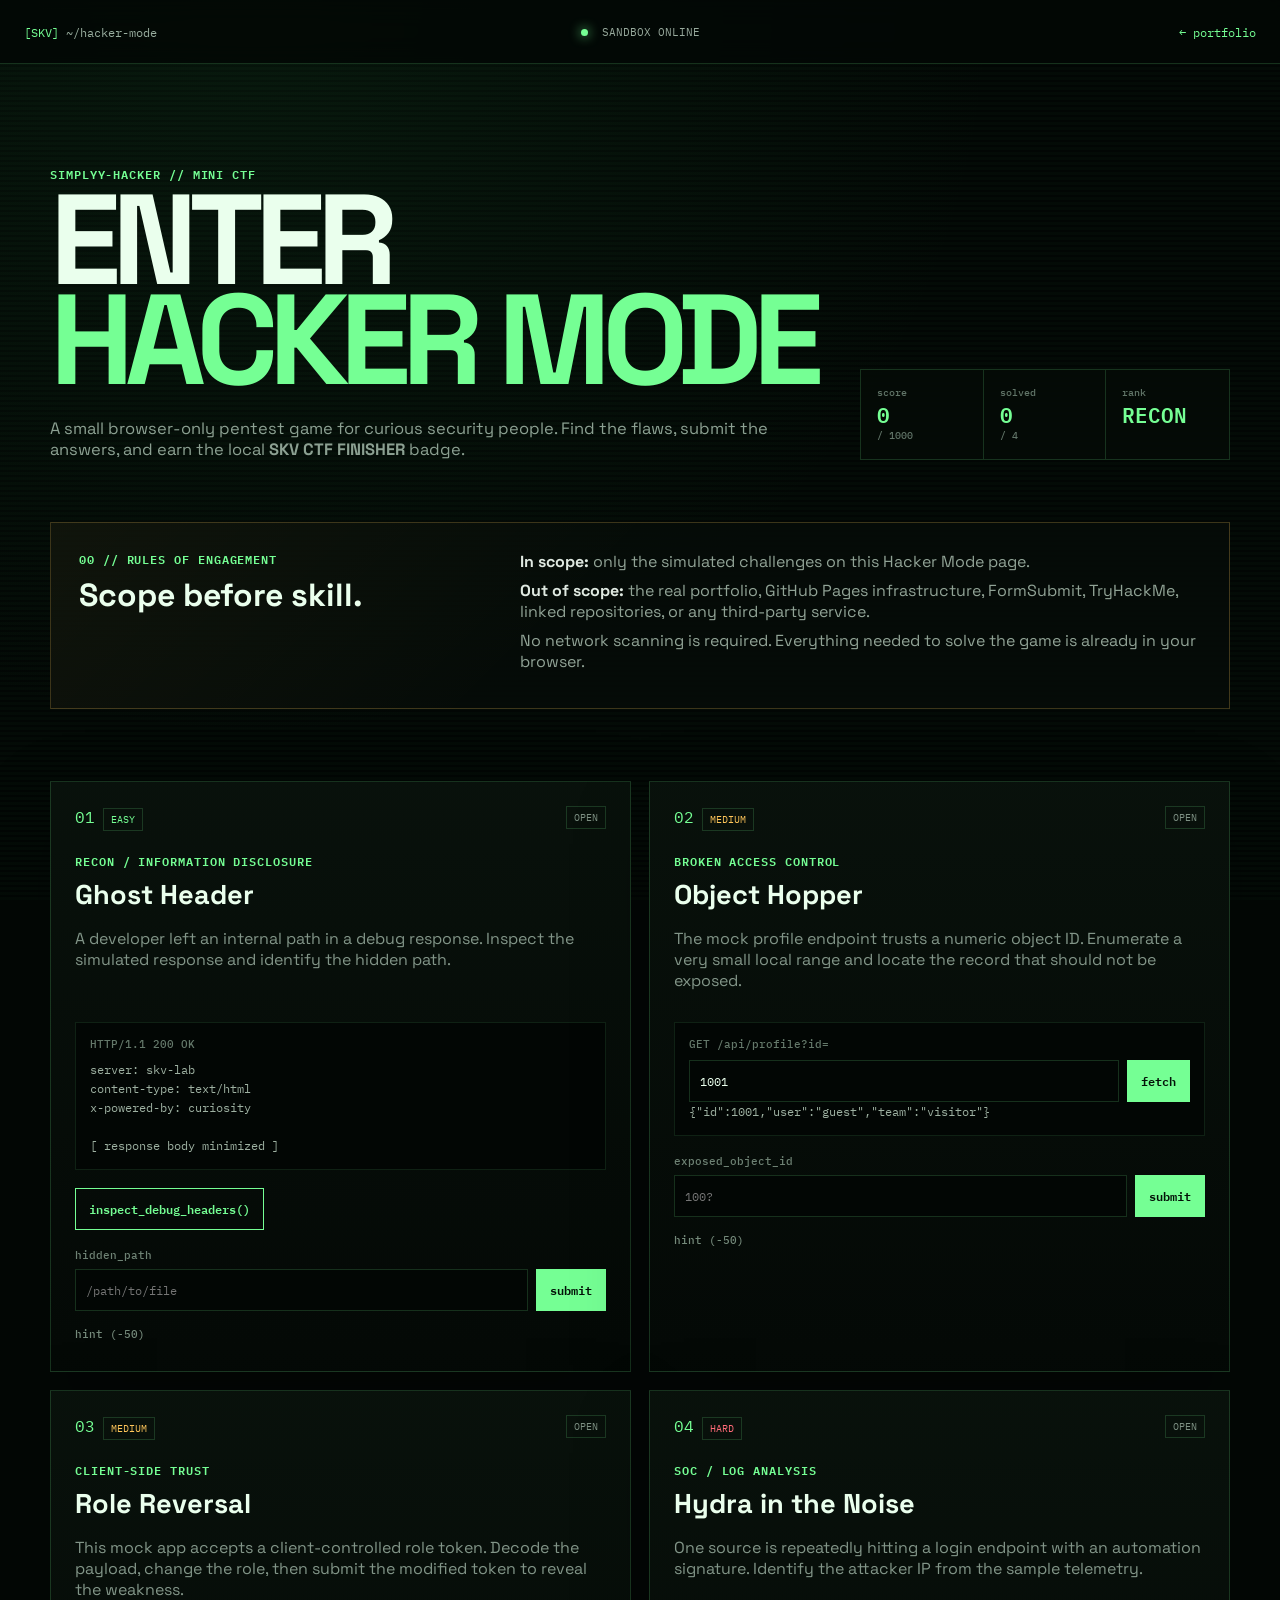
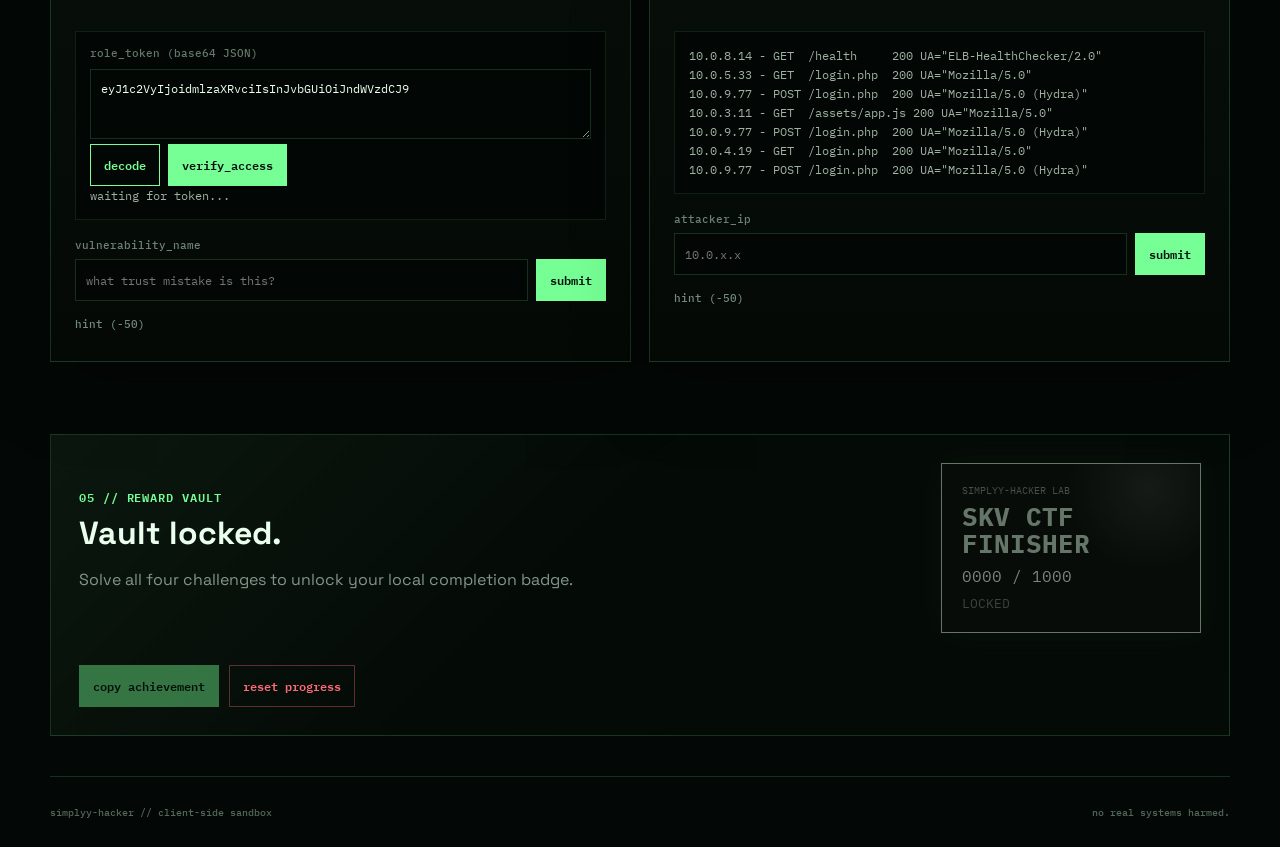
<file: hacker-mode.html>
<!DOCTYPE html>
<html lang="en">
<head>
  <meta charset="UTF-8" />
  <meta name="viewport" content="width=device-width, initial-scale=1.0" />
  <meta name="description" content="Hacker Mode — a browser-only cybersecurity mini CTF by Shadin K V (aka simplyy-hacker)." />
  <meta name="theme-color" content="#030705" />
  <title>Hacker Mode // simplyy-hacker</title>
  <link rel="icon" type="image/svg+xml" href="assets/favicon.svg" />
  <link rel="preconnect" href="https://fonts.googleapis.com" />
  <link rel="preconnect" href="https://fonts.gstatic.com" crossorigin />
  <link href="https://fonts.googleapis.com/css2?family=IBM+Plex+Mono:wght@400;500;600;700&family=Space+Grotesk:wght@500;600;700&display=swap" rel="stylesheet" />
  <link rel="stylesheet" href="hacker-mode.css?v=1" />
</head>
<body>
  <canvas id="matrix" aria-hidden="true"></canvas>
  <div class="scanlines" aria-hidden="true"></div>

  <header class="lab-header">
    <a class="lab-brand" href="index.html"><span>[SKV]</span> ~/hacker-mode</a>
    <div class="lab-status"><i></i> SANDBOX ONLINE</div>
    <a class="back-link" href="index.html">← portfolio</a>
  </header>

  <main class="lab-shell">
    <section class="lab-hero">
      <div>
        <p class="eyebrow">SIMPLYY-HACKER // MINI CTF</p>
        <h1>ENTER<br /><span>HACKER MODE</span></h1>
        <p class="hero-copy">A small browser-only pentest game for curious security people. Find the flaws, submit the answers, and earn the local <b>SKV CTF FINISHER</b> badge.</p>
      </div>
      <div class="score-board" aria-label="Challenge score">
        <div><span>score</span><strong id="scoreValue">0</strong><small>/ 1000</small></div>
        <div><span>solved</span><strong id="solvedValue">0</strong><small>/ 4</small></div>
        <div><span>rank</span><strong id="rankValue">RECON</strong></div>
      </div>
    </section>

    <section class="scope-panel">
      <div>
        <p class="eyebrow">00 // RULES OF ENGAGEMENT</p>
        <h2>Scope before skill.</h2>
      </div>
      <div class="scope-copy">
        <p><b>In scope:</b> only the simulated challenges on this Hacker Mode page.</p>
        <p><b>Out of scope:</b> the real portfolio, GitHub Pages infrastructure, FormSubmit, TryHackMe, linked repositories, or any third-party service.</p>
        <p>No network scanning is required. Everything needed to solve the game is already in your browser.</p>
      </div>
    </section>

    <section class="challenge-grid" id="challengeGrid">
      <article class="challenge-card" data-challenge="recon">
        <div class="challenge-head">
          <div><span class="challenge-no">01</span><span class="difficulty easy">EASY</span></div>
          <span class="challenge-state" data-state>OPEN</span>
        </div>
        <p class="eyebrow">RECON / INFORMATION DISCLOSURE</p>
        <h2>Ghost Header</h2>
        <p>A developer left an internal path in a debug response. Inspect the simulated response and identify the hidden path.</p>
        <div class="lab-console">
          <div class="console-bar">HTTP/1.1 200 OK</div>
          <pre id="reconConsole">server: skv-lab
content-type: text/html
x-powered-by: curiosity

[ response body minimized ]</pre>
        </div>
        <button class="lab-action secondary" type="button" id="inspectHeaders">inspect_debug_headers()</button>
        <form class="answer-form" data-form="recon">
          <label for="reconAnswer">hidden_path</label>
          <div><input id="reconAnswer" autocomplete="off" placeholder="/path/to/file" /><button type="submit">submit</button></div>
        </form>
        <div class="challenge-tools">
          <button type="button" class="hint-btn" data-hint="recon">hint (-50)</button>
          <span class="feedback" data-feedback="recon"></span>
        </div>
        <div class="hint" data-hintbox="recon" hidden>Look for a non-standard header that appears after inspection.</div>
      </article>

      <article class="challenge-card" data-challenge="idor">
        <div class="challenge-head">
          <div><span class="challenge-no">02</span><span class="difficulty medium">MEDIUM</span></div>
          <span class="challenge-state" data-state>OPEN</span>
        </div>
        <p class="eyebrow">BROKEN ACCESS CONTROL</p>
        <h2>Object Hopper</h2>
        <p>The mock profile endpoint trusts a numeric object ID. Enumerate a very small local range and locate the record that should not be exposed.</p>
        <div class="mock-api">
          <label for="profileId">GET /api/profile?id=</label>
          <div><input id="profileId" type="number" min="1001" max="1010" value="1001" /><button type="button" id="fetchProfile">fetch</button></div>
          <pre id="profileResult">{"id":1001,"user":"guest","team":"visitor"}</pre>
        </div>
        <form class="answer-form" data-form="idor">
          <label for="idorAnswer">exposed_object_id</label>
          <div><input id="idorAnswer" inputmode="numeric" autocomplete="off" placeholder="100?" /><button type="submit">submit</button></div>
        </form>
        <div class="challenge-tools">
          <button type="button" class="hint-btn" data-hint="idor">hint (-50)</button>
          <span class="feedback" data-feedback="idor"></span>
        </div>
        <div class="hint" data-hintbox="idor" hidden>Only IDs 1001–1010 exist in this simulation. You do not need automation.</div>
      </article>

      <article class="challenge-card" data-challenge="auth">
        <div class="challenge-head">
          <div><span class="challenge-no">03</span><span class="difficulty medium">MEDIUM</span></div>
          <span class="challenge-state" data-state>OPEN</span>
        </div>
        <p class="eyebrow">CLIENT-SIDE TRUST</p>
        <h2>Role Reversal</h2>
        <p>This mock app accepts a client-controlled role token. Decode the payload, change the role, then submit the modified token to reveal the weakness.</p>
        <div class="token-lab">
          <label for="roleToken">role_token (base64 JSON)</label>
          <textarea id="roleToken" rows="3">eyJ1c2VyIjoidmlzaXRvciIsInJvbGUiOiJndWVzdCJ9</textarea>
          <div class="token-actions">
            <button type="button" class="lab-action secondary" id="decodeToken">decode</button>
            <button type="button" class="lab-action" id="verifyToken">verify_access</button>
          </div>
          <pre id="tokenResult">waiting for token...</pre>
        </div>
        <form class="answer-form" data-form="auth">
          <label for="authAnswer">vulnerability_name</label>
          <div><input id="authAnswer" autocomplete="off" placeholder="what trust mistake is this?" /><button type="submit">submit</button></div>
        </form>
        <div class="challenge-tools">
          <button type="button" class="hint-btn" data-hint="auth">hint (-50)</button>
          <span class="feedback" data-feedback="auth"></span>
        </div>
        <div class="hint" data-hintbox="auth" hidden>The server should never trust authorization data solely because the browser sent it.</div>
      </article>

      <article class="challenge-card" data-challenge="soc">
        <div class="challenge-head">
          <div><span class="challenge-no">04</span><span class="difficulty hard">HARD</span></div>
          <span class="challenge-state" data-state>OPEN</span>
        </div>
        <p class="eyebrow">SOC / LOG ANALYSIS</p>
        <h2>Hydra in the Noise</h2>
        <p>One source is repeatedly hitting a login endpoint with an automation signature. Identify the attacker IP from the sample telemetry.</p>
        <div class="log-viewer" aria-label="Sample web logs">
          <pre>10.0.8.14 - GET  /health     200 UA="ELB-HealthChecker/2.0"
10.0.5.33 - GET  /login.php  200 UA="Mozilla/5.0"
10.0.9.77 - POST /login.php  200 UA="Mozilla/5.0 (Hydra)"
10.0.3.11 - GET  /assets/app.js 200 UA="Mozilla/5.0"
10.0.9.77 - POST /login.php  200 UA="Mozilla/5.0 (Hydra)"
10.0.4.19 - GET  /login.php  200 UA="Mozilla/5.0"
10.0.9.77 - POST /login.php  200 UA="Mozilla/5.0 (Hydra)"</pre>
        </div>
        <form class="answer-form" data-form="soc">
          <label for="socAnswer">attacker_ip</label>
          <div><input id="socAnswer" autocomplete="off" inputmode="decimal" placeholder="10.0.x.x" /><button type="submit">submit</button></div>
        </form>
        <div class="challenge-tools">
          <button type="button" class="hint-btn" data-hint="soc">hint (-50)</button>
          <span class="feedback" data-feedback="soc"></span>
        </div>
        <div class="hint" data-hintbox="soc" hidden>Correlate repeated POST /login.php requests with the unusual User-Agent.</div>
      </article>
    </section>

    <section class="reward-panel" id="rewardPanel">
      <div>
        <p class="eyebrow">05 // REWARD VAULT</p>
        <h2 id="rewardTitle">Vault locked.</h2>
        <p id="rewardCopy">Solve all four challenges to unlock your local completion badge.</p>
      </div>
      <div class="badge locked" id="completionBadge" aria-live="polite">
        <span class="badge-top">SIMPLYY-HACKER LAB</span>
        <strong>SKV CTF<br />FINISHER</strong>
        <span id="badgeScore">0000 / 1000</span>
        <small id="completionCode">LOCKED</small>
      </div>
      <div class="reward-actions">
        <button type="button" id="copyResult" disabled>copy achievement</button>
        <button type="button" id="resetProgress" class="danger">reset progress</button>
      </div>
    </section>
  </main>

  <footer class="lab-footer">
    <span>simplyy-hacker // client-side sandbox</span>
    <span>no real systems harmed.</span>
  </footer>

  <script src="hacker-mode.js?v=1"></script>
</body>
</html>
</file>
<file: hacker-mode.css>
:root{
  --bg:#030705;--panel:#07100a;--panel2:#09140d;--green:#75ff94;--green2:#1ad96f;
  --text:#eaffed;--muted:#77907f;--line:rgba(117,255,148,.17);--blue:#6bc8ff;
  --amber:#ffc65a;--red:#ff6b78;--purple:#c392ff;
}
*{box-sizing:border-box}
html{scroll-behavior:smooth}
body{margin:0;min-height:100vh;background:radial-gradient(circle at 20% 0,rgba(43,142,71,.11),transparent 28%),var(--bg);color:var(--text);font-family:"Space Grotesk",sans-serif;overflow-x:hidden}
button,input,textarea{font:inherit}
button{cursor:pointer}
#matrix{position:fixed;inset:0;width:100%;height:100%;opacity:.07;pointer-events:none;z-index:0}
.scanlines{position:fixed;inset:0;pointer-events:none;z-index:1;background:linear-gradient(transparent 50%,rgba(117,255,148,.025) 50%);background-size:100% 5px}
.lab-header,.lab-shell,.lab-footer{position:relative;z-index:2}
.lab-header{min-height:64px;display:grid;grid-template-columns:1fr auto 1fr;align-items:center;gap:12px;padding:0 24px;border-bottom:1px solid var(--line);background:rgba(3,7,5,.86);backdrop-filter:blur(14px);font-family:"IBM Plex Mono",monospace}
.lab-brand,.back-link{color:#9aafa0;text-decoration:none;font-size:.78rem}.lab-brand span{color:var(--green)}.back-link{justify-self:end;color:var(--green)}
.lab-status{font-size:.68rem;color:#98aa9d}.lab-status i{display:inline-block;width:7px;height:7px;margin-right:7px;border-radius:50%;background:var(--green);box-shadow:0 0 12px var(--green)}
.lab-shell{width:min(1180px,calc(100% - 36px));margin:auto;padding:72px 0 40px}
.eyebrow{margin:0 0 8px;color:var(--green);font:600 .72rem/1.4 "IBM Plex Mono",monospace;letter-spacing:.08em}
.lab-hero{display:grid;grid-template-columns:minmax(0,1.35fr) minmax(290px,.65fr);gap:42px;align-items:end;padding:30px 0 62px}
.lab-hero h1{margin:0;font-size:clamp(4rem,10vw,8.7rem);line-height:.78;letter-spacing:-.07em}.lab-hero h1 span{color:var(--green)}
.hero-copy{max-width:760px;margin:28px 0 0;color:#8ca092;font-size:1.03rem}
.score-board{display:grid;grid-template-columns:repeat(3,1fr);border:1px solid var(--line);background:rgba(5,12,7,.83)}
.score-board div{min-width:0;padding:16px;border-right:1px solid var(--line)}.score-board div:last-child{border-right:0}
.score-board span,.score-board small{display:block;color:#617568;font:500 .62rem/1.4 "IBM Plex Mono",monospace}
.score-board strong{display:block;margin:3px 0;color:var(--green);font:600 1.3rem/1.1 "IBM Plex Mono",monospace;overflow-wrap:anywhere}
.scope-panel{display:grid;grid-template-columns:.75fr 1.25fr;gap:32px;padding:28px;border:1px solid rgba(255,198,90,.22);background:linear-gradient(135deg,rgba(255,198,90,.045),transparent 45%),rgba(7,13,9,.84)}
.scope-panel h2{margin:0;font-size:2rem}.scope-copy p{margin:0 0 8px;color:#91a396}.scope-copy b{color:#dfe9e1}
.challenge-grid{display:grid;grid-template-columns:repeat(2,minmax(0,1fr));gap:18px;padding:72px 0}
.challenge-card{position:relative;padding:24px;border:1px solid var(--line);background:linear-gradient(180deg,rgba(9,18,12,.94),rgba(4,9,6,.96));box-shadow:0 28px 70px rgba(0,0,0,.25)}
.challenge-card.solved{border-color:rgba(117,255,148,.43);box-shadow:0 0 0 1px rgba(117,255,148,.05),0 24px 65px rgba(0,0,0,.26)}
.challenge-head{display:flex;justify-content:space-between;gap:12px;align-items:center;margin-bottom:24px;font-family:"IBM Plex Mono",monospace}
.challenge-no{color:var(--green);margin-right:8px}.difficulty,.challenge-state{padding:4px 7px;border:1px solid var(--line);font-size:.62rem}.difficulty.easy{color:var(--green)}.difficulty.medium{color:var(--amber)}.difficulty.hard{color:var(--red)}.challenge-state{color:#7e9184}.solved .challenge-state{color:var(--green);border-color:rgba(117,255,148,.36)}
.challenge-card h2{margin:4px 0 10px;font-size:1.7rem}.challenge-card>p:not(.eyebrow){color:#829588;min-height:76px}
.lab-console,.mock-api,.token-lab,.log-viewer{margin:18px 0;padding:14px;border:1px solid rgba(117,255,148,.11);background:#020604}
.console-bar,.mock-api label,.token-lab label{display:block;margin-bottom:8px;color:#64786a;font:500 .66rem/1.4 "IBM Plex Mono",monospace}
pre{margin:0;white-space:pre-wrap;overflow-wrap:anywhere;color:#9eb1a2;font:400 .72rem/1.65 "IBM Plex Mono",monospace}
.lab-action,.mock-api button,.answer-form button,.token-actions button,.reward-actions button{min-height:42px;border:1px solid var(--green);background:var(--green);color:#041108;padding:0 13px;font:600 .72rem "IBM Plex Mono",monospace}
.lab-action.secondary,.token-actions .secondary{background:transparent;color:var(--green)}
.mock-api>div,.answer-form>div,.token-actions{display:flex;gap:8px}
.mock-api input,.answer-form input,.token-lab textarea{width:100%;min-width:0;border:1px solid rgba(117,255,148,.17);background:#020604;color:#eaffed;outline:none;font:400 .78rem "IBM Plex Mono",monospace}
.mock-api input,.answer-form input{min-height:42px;padding:0 10px}.token-lab textarea{padding:10px;resize:vertical}
.mock-api input:focus,.answer-form input:focus,.token-lab textarea:focus{border-color:rgba(117,255,148,.5);box-shadow:0 0 0 3px rgba(117,255,148,.04)}
.answer-form{margin-top:18px}.answer-form label{display:block;margin-bottom:7px;color:#6e8274;font:500 .66rem "IBM Plex Mono",monospace}
.answer-form button{flex:0 0 auto}
.challenge-tools{display:flex;justify-content:space-between;gap:12px;align-items:center;margin-top:10px}
.hint-btn{border:0;background:transparent;color:#758a7b;padding:6px 0;font:500 .66rem "IBM Plex Mono",monospace}.hint-btn:hover{color:var(--amber)}
.feedback{font:500 .65rem "IBM Plex Mono",monospace}.feedback.ok{color:var(--green)}.feedback.bad{color:var(--red)}
.hint{margin-top:10px;padding:10px;border-left:2px solid var(--amber);background:rgba(255,198,90,.045);color:#9b9274;font:400 .72rem/1.5 "IBM Plex Mono",monospace}
.reward-panel{display:grid;grid-template-columns:1fr auto;gap:32px;align-items:center;padding:28px;border:1px solid var(--line);background:linear-gradient(135deg,rgba(117,255,148,.055),transparent 45%),rgba(5,12,7,.9)}
.reward-panel h2{margin:0;font-size:2rem}.reward-panel p:not(.eyebrow){color:#829588}
.badge{width:260px;min-height:170px;padding:20px;display:flex;flex-direction:column;justify-content:space-between;border:1px solid var(--green);background:radial-gradient(circle at 80% 15%,rgba(117,255,148,.14),transparent 33%),#061009;box-shadow:0 0 35px rgba(117,255,148,.08);font-family:"IBM Plex Mono",monospace}
.badge.locked{filter:grayscale(.8);opacity:.5}.badge-top{color:#7f9686;font-size:.62rem}.badge strong{font-size:1.6rem;line-height:1.05;color:var(--green)}.badge small{color:#6a7e70}
.reward-actions{grid-column:1/-1;display:flex;gap:10px;flex-wrap:wrap}.reward-actions button:disabled{opacity:.42;cursor:not-allowed}.reward-actions .danger{border-color:rgba(255,107,120,.35);background:transparent;color:var(--red)}
.lab-footer{display:flex;justify-content:space-between;gap:16px;width:min(1180px,calc(100% - 36px));margin:auto;padding:28px 0;border-top:1px solid var(--line);color:#53675a;font:500 .65rem "IBM Plex Mono",monospace}
@media(max-width:900px){.lab-header{grid-template-columns:1fr auto}.lab-status{display:none}.lab-hero,.scope-panel,.reward-panel{grid-template-columns:1fr}.badge{width:min(100%,320px)}.challenge-grid{grid-template-columns:1fr}}
@media(max-width:600px){.lab-header{padding:0 12px}.lab-shell{width:min(100% - 22px,1180px);padding-top:48px}.lab-brand{font-size:.68rem}.lab-hero{padding-bottom:42px}.lab-hero h1{font-size:clamp(3.2rem,18vw,5.2rem)}.score-board{grid-template-columns:1fr}.score-board div{border-right:0;border-bottom:1px solid var(--line)}.score-board div:last-child{border-bottom:0}.scope-panel,.challenge-card,.reward-panel{padding:18px}.challenge-card>p:not(.eyebrow){min-height:0}.mock-api>div,.answer-form>div,.token-actions{flex-direction:column}.answer-form button,.mock-api button,.token-actions button{width:100%}.challenge-tools{align-items:flex-start;flex-direction:column}.lab-footer{width:min(100% - 22px,1180px);flex-direction:column}}
@media(prefers-reduced-motion:reduce){html{scroll-behavior:auto}}
</file>
